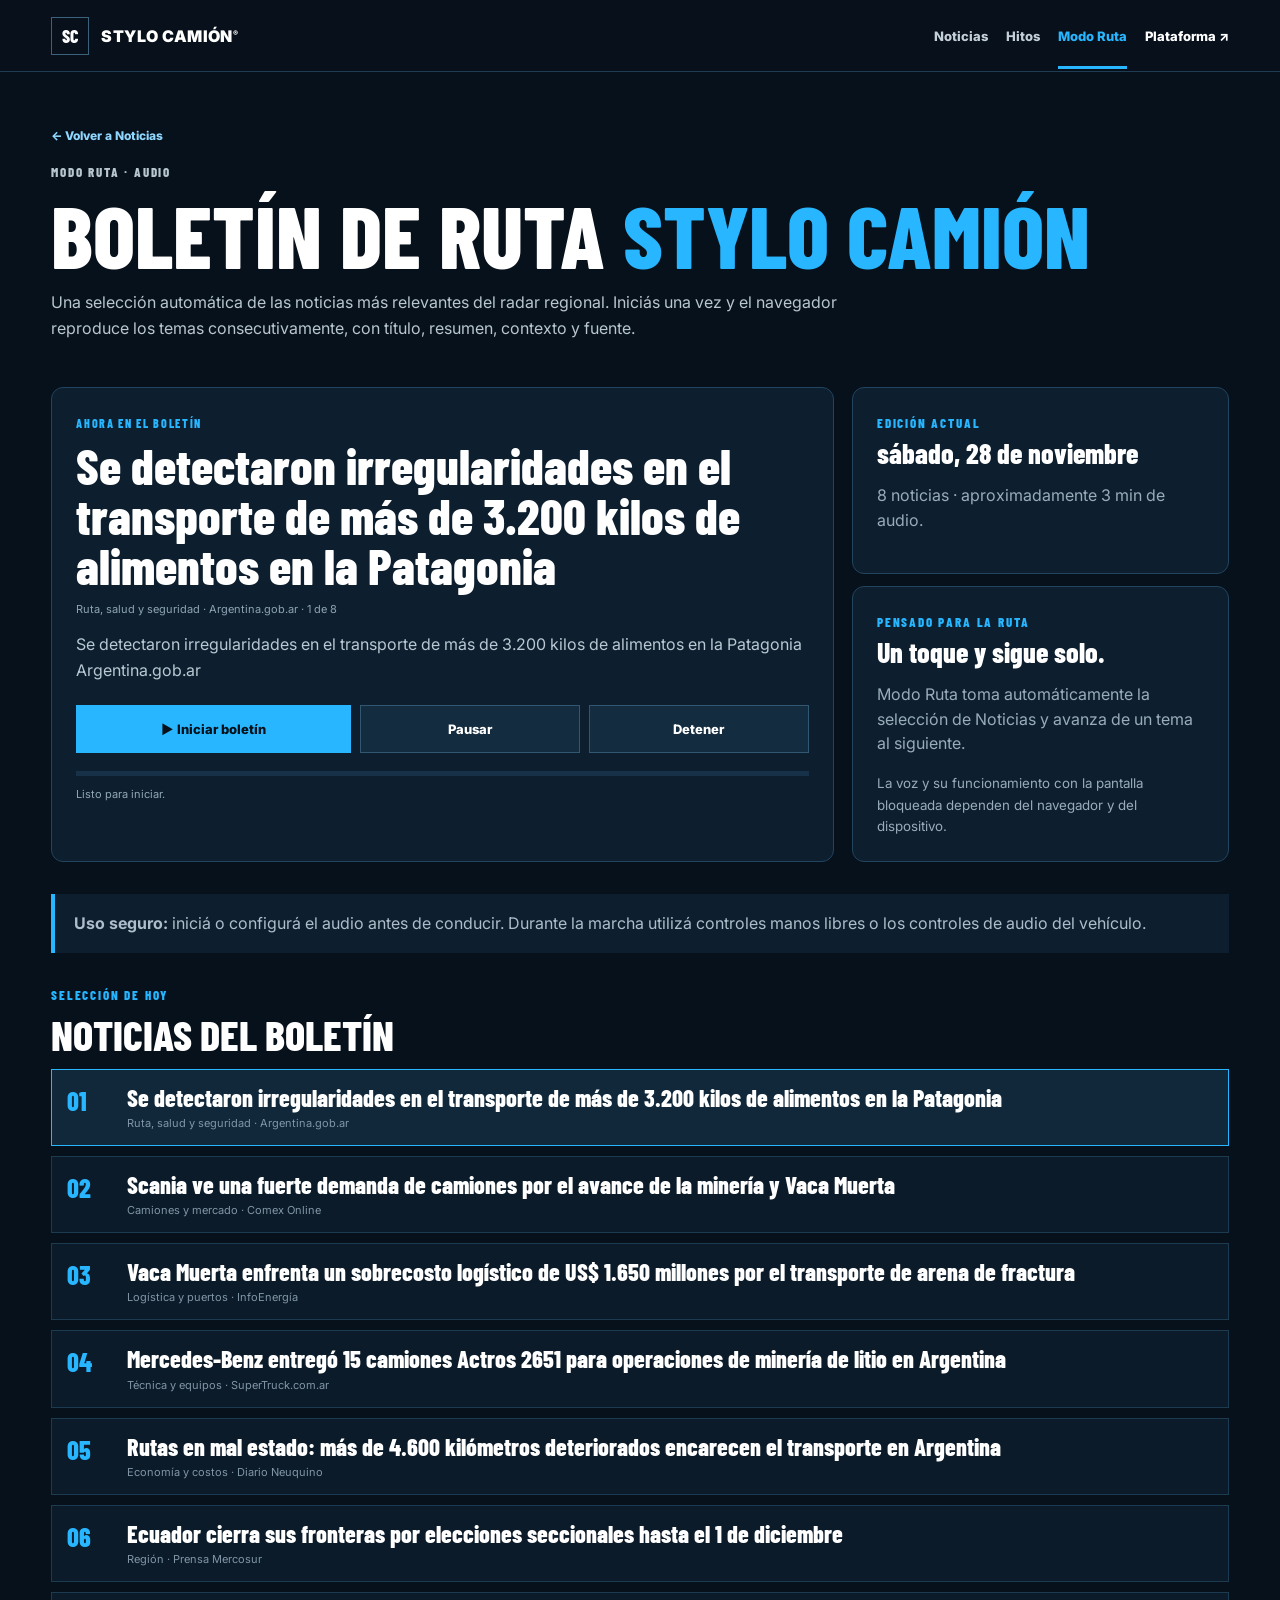
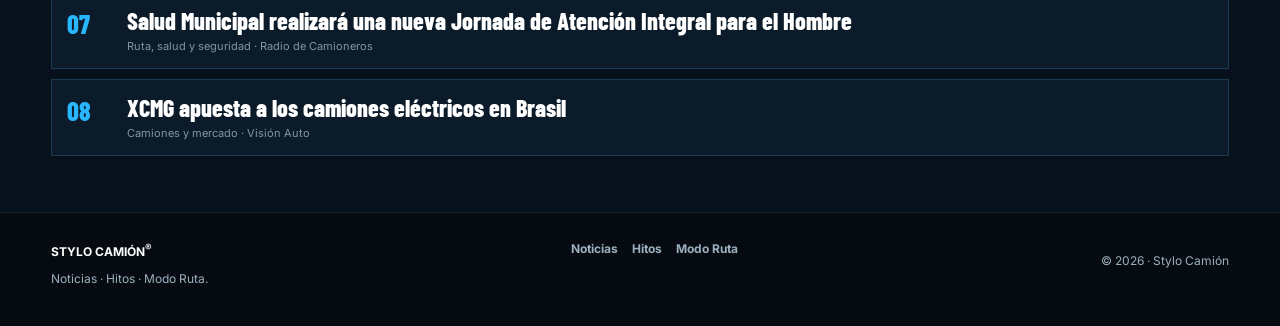
<file: boletin.html>
<!doctype html>
<html lang="es">
<head>
  <meta charset="utf-8">
  <meta name="viewport" content="width=device-width,initial-scale=1">
  <meta name="description" content="Modo Ruta de Stylo Camión Noticias: selección automática de noticias del transporte para escuchar en formato continuo.">
  <meta name="theme-color" content="#07111b">
  <title>Modo Ruta · Stylo Camión® Noticias</title>
  <link rel="preconnect" href="https://fonts.googleapis.com">
  <link rel="preconnect" href="https://fonts.gstatic.com" crossorigin>
  <link href="https://fonts.googleapis.com/css2?family=Barlow+Condensed:wght@600;700;800&family=Inter:wght@400;500;600;700&display=swap" rel="stylesheet">
  <link rel="stylesheet" href="styles.css">
  <link rel="stylesheet" href="polish.css">
</head>
<body class="route-page">
  <header class="topbar">
    <a class="brand" href="https://stylocamion.com/"><span class="brand-mark">SC</span><span>STYLO CAMIÓN<sup>®</sup></span></a>
    <nav class="menu" aria-label="Navegación de Noticias">
      <a href="index.html">Noticias</a>
      <a href="hitos.html">Hitos</a>
      <a href="boletin.html" class="active">Modo Ruta</a>
      <a class="menu-home" href="https://stylocamion.com/">Plataforma ↗</a>
    </nav>
  </header>

  <main>
    <section class="route-hero">
      <a class="back-link" href="index.html">← Volver a Noticias</a>
      <p class="eyebrow" style="margin-top:18px">MODO RUTA · AUDIO</p>
      <h1>Boletín de Ruta <span>Stylo Camión</span></h1>
      <p>Una selección automática de las noticias más relevantes del radar regional. Iniciás una vez y el navegador reproduce los temas consecutivamente, con título, resumen, contexto y fuente.</p>
    </section>

    <section class="route-player" aria-label="Reproductor de Modo Ruta">
      <div class="route-console">
        <span class="route-now-label">AHORA EN EL BOLETÍN</span>
        <h2 class="route-now" id="routeNow">Preparando selección…</h2>
        <div class="route-meta" id="routeMeta"></div>
        <p class="route-summary" id="routeSummary">Cargando la edición actual del radar regional.</p>
        <div class="route-controls">
          <button type="button" class="route-primary" id="routePlay">▶ Iniciar boletín</button>
          <button type="button" id="routePause">Pausar</button>
          <button type="button" id="routeStop">Detener</button>
        </div>
        <div class="route-progress" aria-hidden="true"><span id="routeProgress"></span></div>
        <div class="route-status" id="routeStatus" aria-live="polite">Listo para iniciar.</div>
      </div>

      <aside class="route-side">
        <section class="route-card">
          <span class="eyebrow">EDICIÓN ACTUAL</span>
          <strong id="routeEdition">Cargando…</strong>
          <p id="routeDuration">Calculando duración aproximada.</p>
        </section>
        <section class="route-card">
          <span class="eyebrow">PENSADO PARA LA RUTA</span>
          <strong>Un toque y sigue solo.</strong>
          <p>Modo Ruta toma automáticamente la selección de Noticias y avanza de un tema al siguiente.</p>
          <small>La voz y su funcionamiento con la pantalla bloqueada dependen del navegador y del dispositivo.</small>
        </section>
      </aside>
    </section>

    <section class="route-safety">
      <div class="route-safety-inner"><strong>Uso seguro:</strong> iniciá o configurá el audio antes de conducir. Durante la marcha utilizá controles manos libres o los controles de audio del vehículo.</div>
    </section>

    <section class="route-playlist">
      <p class="eyebrow">SELECCIÓN DE HOY</p>
      <h2>Noticias del boletín</h2>
      <div class="route-list" id="routeList"><div class="route-loading">Cargando selección…</div></div>
    </section>
  </main>

  <footer>
    <div><strong>STYLO CAMIÓN<sup>®</sup></strong><p>Noticias · Hitos · Modo Ruta.</p></div>
    <div class="footer-links"><a href="index.html">Noticias</a><a href="hitos.html">Hitos</a><a href="boletin.html">Modo Ruta</a></div>
    <p>© 2026 · Stylo Camión</p>
  </footer>
  <script src="boletin.js"></script>
</body>
</html>
</file>
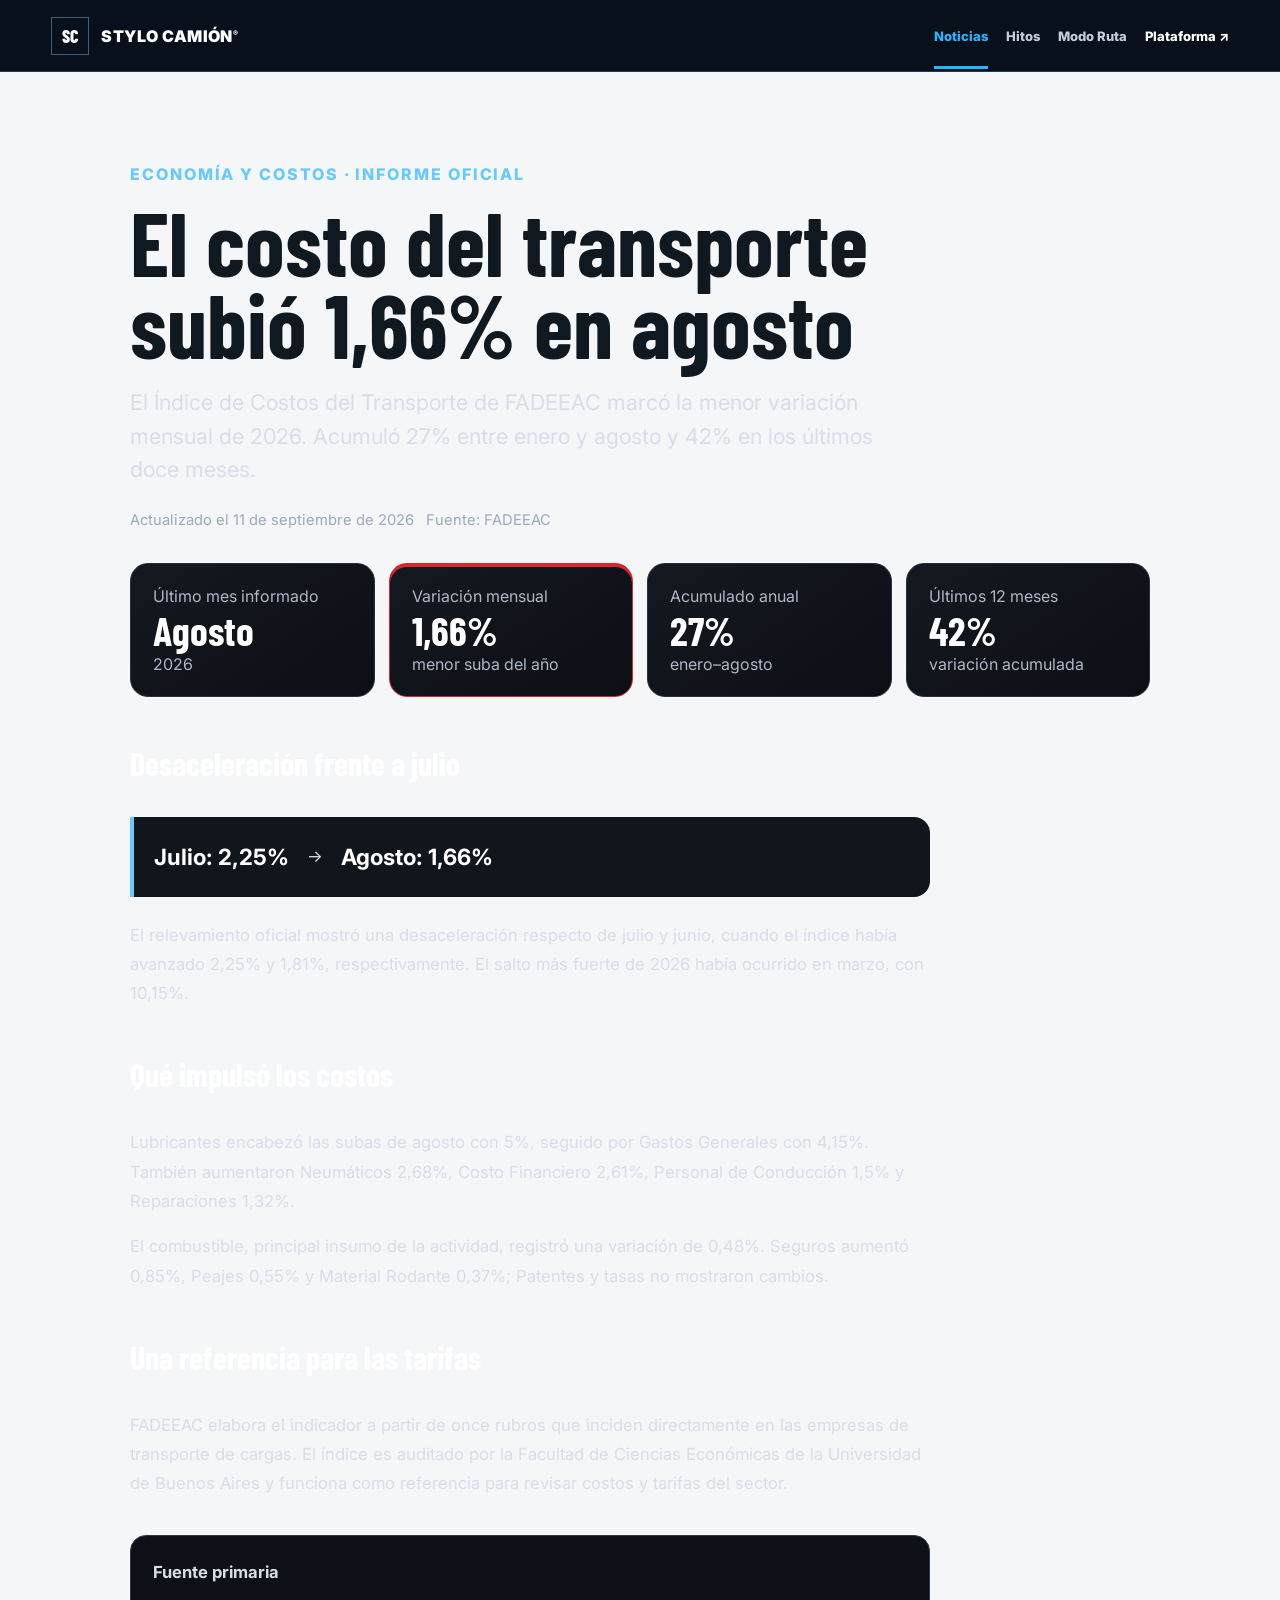
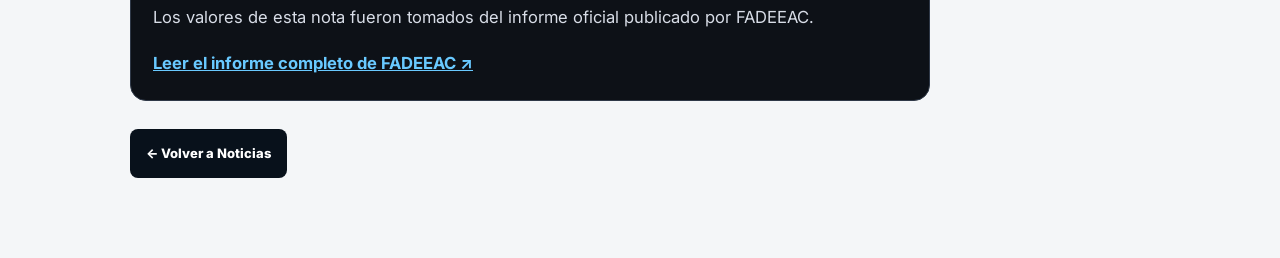
<file: indice-costos-transporte-agosto-2026.html>
<!doctype html>
<html lang="es">
<head>
  <meta charset="utf-8">
  <meta name="viewport" content="width=device-width, initial-scale=1">
  <meta name="description" content="Índice de Costos del Transporte de FADEEAC: agosto 2026, variación mensual, acumulada e interanual.">
  <title>Costos del transporte: agosto 2026 | Stylo Camión Noticias</title>
  <link rel="preconnect" href="https://fonts.googleapis.com">
  <link rel="preconnect" href="https://fonts.gstatic.com" crossorigin>
  <link href="https://fonts.googleapis.com/css2?family=Barlow+Condensed:wght@600;700;800&family=Inter:wght@400;500;600;700&display=swap" rel="stylesheet">
  <link rel="stylesheet" href="styles.css">
  <link rel="stylesheet" href="polish.css">
  <style>
    .article-shell{max-width:1060px;margin:0 auto;padding:clamp(28px,6vw,76px) 20px 80px}
    .article-kicker{color:#69c9ff;font-weight:800;letter-spacing:.12em;text-transform:uppercase}
    .article-shell h1{max-width:900px;font-family:"Barlow Condensed",sans-serif;font-size:clamp(2.6rem,7vw,5.8rem);line-height:.92;margin:.35rem 0 1.25rem}
    .article-lead{max-width:780px;font-size:clamp(1.05rem,2vw,1.35rem);line-height:1.55;color:#d8dde7}
    .article-meta{display:flex;gap:12px;flex-wrap:wrap;margin:24px 0 34px;color:#9da8b8;font-size:.92rem}
    .metric-grid{display:grid;grid-template-columns:repeat(4,minmax(0,1fr));gap:14px;margin:32px 0}
    .metric{background:linear-gradient(145deg,#141820,#0c0f14);border:1px solid #27303d;border-radius:18px;padding:22px}
    .metric strong{display:block;font-family:"Barlow Condensed",sans-serif;font-size:2.5rem;color:#fff}
    .metric span{color:#aeb8c7}
    .metric.primary{border-color:#e0242c;box-shadow:inset 0 3px 0 #e0242c}
    .article-body{max-width:800px;font-size:1.04rem;line-height:1.75;color:#d8dde7}
    .article-body h2{font-family:"Barlow Condensed",sans-serif;font-size:2rem;color:#fff;margin-top:38px}
    .comparison{display:flex;align-items:center;gap:18px;margin:24px 0;padding:20px;border-left:4px solid #69c9ff;background:#11161d;border-radius:0 16px 16px 0}
    .comparison strong{font-size:1.4rem;color:#fff}
    .source-box{margin-top:36px;padding:22px;border:1px solid #2f3948;border-radius:16px;background:#0d1117}
    .source-box a{color:#69c9ff;font-weight:700}
    .back{display:inline-flex;margin-top:28px}
    @media(max-width:760px){.metric-grid{grid-template-columns:repeat(2,minmax(0,1fr))}.article-shell h1{font-size:3.15rem}}
  </style>
</head>
<body>
  <header class="topbar">
    <a class="brand" href="https://stylocamion.com/" aria-label="Volver a Stylo Camión">
      <span class="brand-mark">SC</span><span>STYLO CAMIÓN<sup>®</sup></span>
    </a>
    <nav class="menu" aria-label="Navegación de Noticias">
      <a href="https://noticias.stylocamion.com/" class="active">Noticias</a>
      <a href="hitos.html">Hitos</a>
      <a href="boletin.html">Modo Ruta</a>
      <a class="menu-home" href="https://stylocamion.com/">Plataforma ↗</a>
    </nav>
  </header>
  <main class="article-shell">
    <p class="article-kicker">Economía y costos · Informe oficial</p>
    <h1>El costo del transporte subió 1,66% en agosto</h1>
    <p class="article-lead">El Índice de Costos del Transporte de FADEEAC marcó la menor variación mensual de 2026. Acumuló 27% entre enero y agosto y 42% en los últimos doce meses.</p>
    <div class="article-meta"><span>Actualizado el 11 de septiembre de 2026</span><span>Fuente: FADEEAC</span></div>
    <section class="metric-grid" aria-label="Indicadores principales">
      <div class="metric"><span>Último mes informado</span><strong>Agosto</strong><span>2026</span></div>
      <div class="metric primary"><span>Variación mensual</span><strong>1,66%</strong><span>menor suba del año</span></div>
      <div class="metric"><span>Acumulado anual</span><strong>27%</strong><span>enero–agosto</span></div>
      <div class="metric"><span>Últimos 12 meses</span><strong>42%</strong><span>variación acumulada</span></div>
    </section>
    <article class="article-body">
      <h2>Desaceleración frente a julio</h2>
      <div class="comparison"><strong>Julio: 2,25%</strong><span>→</span><strong>Agosto: 1,66%</strong></div>
      <p>El relevamiento oficial mostró una desaceleración respecto de julio y junio, cuando el índice había avanzado 2,25% y 1,81%, respectivamente. El salto más fuerte de 2026 había ocurrido en marzo, con 10,15%.</p>
      <h2>Qué impulsó los costos</h2>
      <p>Lubricantes encabezó las subas de agosto con 5%, seguido por Gastos Generales con 4,15%. También aumentaron Neumáticos 2,68%, Costo Financiero 2,61%, Personal de Conducción 1,5% y Reparaciones 1,32%.</p>
      <p>El combustible, principal insumo de la actividad, registró una variación de 0,48%. Seguros aumentó 0,85%, Peajes 0,55% y Material Rodante 0,37%; Patentes y tasas no mostraron cambios.</p>
      <h2>Una referencia para las tarifas</h2>
      <p>FADEEAC elabora el indicador a partir de once rubros que inciden directamente en las empresas de transporte de cargas. El índice es auditado por la Facultad de Ciencias Económicas de la Universidad de Buenos Aires y funciona como referencia para revisar costos y tarifas del sector.</p>
      <div class="source-box">
        <strong>Fuente primaria</strong>
        <p>Los valores de esta nota fueron tomados del informe oficial publicado por FADEEAC.</p>
        <a href="https://www.fadeeac.org.ar/2026/09/02/el-costo-del-transporte-de-cargas-subio-166-en-agosto-y-acumulo-27-en-ocho-meses/" target="_blank" rel="noopener">Leer el informe completo de FADEEAC ↗</a>
      </div>
      <a class="button back" href="https://noticias.stylocamion.com/">← Volver a Noticias</a>
    </article>
  </main>
</body>
</html>
</file>
<file: styles.css>
:root{--ink:#08111b;--ink2:#102b42;--blue:#27b6ff;--paper:#f4f6f8;--line:#dce4e9;--muted:#61727e;--white:#fff}*{box-sizing:border-box}html{scroll-behavior:smooth}body{margin:0;font-family:Inter,Arial,sans-serif;background:var(--paper);color:#101820}.preview-note{padding:9px 4vw;background:#fff3cd;color:#5d4a00;border-bottom:1px solid #e9d68b;font-size:11px;font-weight:800;letter-spacing:.02em}.topbar{min-height:72px;padding:0 4vw;background:var(--ink);color:#fff;display:flex;align-items:center;justify-content:space-between;gap:24px;position:sticky;top:0;z-index:20;border-bottom:1px solid #1f3c52}.brand{display:flex;align-items:center;gap:12px;color:#fff;text-decoration:none;font-weight:900;letter-spacing:.03em;white-space:nowrap}.brand-mark{display:grid;place-items:center;width:38px;height:38px;border:1px solid #3b617b;font:800 18px 'Barlow Condensed',Arial}.brand sup{font-size:.48em}.menu{display:flex;gap:18px;align-items:center;white-space:nowrap}.menu a{color:#c4d0d9;text-decoration:none;font-size:13px;font-weight:800;padding:26px 0 22px;border-bottom:3px solid transparent}.menu a.active,.menu a:hover{color:var(--blue);border-bottom-color:var(--blue)}.menu .menu-home{color:#fff}.hero{padding:64px 4vw 48px;background:linear-gradient(135deg,var(--ink),var(--ink2));color:#fff;display:grid;grid-template-columns:minmax(0,1.4fr) minmax(280px,.6fr);gap:30px}.eyebrow{margin:0 0 10px;color:var(--blue);font:800 13px 'Barlow Condensed',Arial;letter-spacing:.14em}.hero h1,.milestone-hero h1{margin:0;font:800 clamp(50px,7vw,86px)/.92 'Barlow Condensed',Arial;text-transform:uppercase;max-width:1000px}.hero h1 span,.milestone-hero h1 span{color:var(--blue)}.hero .deck,.milestone-hero .deck{font-size:17px;line-height:1.65;color:#bdcad4;max-width:850px}.status{align-self:end;padding:22px;border:1px solid #31536d;background:#0b1b28}.status small{display:block;color:#8ca2b3;font-size:10px;font-weight:800;letter-spacing:.12em}.status strong{display:block;margin-top:8px;color:#fff;line-height:1.4}.status span{display:block;margin-top:9px;color:#95a9b7;font-size:12px;line-height:1.5}.trust{display:grid;grid-template-columns:repeat(4,1fr);background:#fff;border-bottom:1px solid var(--line)}.trust span{padding:16px 4vw;border-right:1px solid var(--line);font-size:12px}.trust b{color:var(--blue);margin-right:6px}.section{margin:28px 4vw}.section-head{display:flex;justify-content:space-between;gap:24px;align-items:end;margin-bottom:17px}.section-title{font:800 clamp(34px,4vw,52px)/.98 'Barlow Condensed',Arial;text-transform:uppercase;margin:0}.section-note{font-size:10px;font-weight:800;letter-spacing:.12em;color:#7a8a95;border:1px solid var(--line);padding:8px 10px;background:#fff}.radar-grid{display:grid;grid-template-columns:1.35fr 1fr 1fr;gap:14px}.radar-card{background:#fff;border:1px solid var(--line);padding:24px;min-height:250px;display:flex;flex-direction:column;text-decoration:none;color:inherit}.lead-card{background:linear-gradient(155deg,#0a1620,#102b42);color:#fff;border-color:#24445c}.radar-meta{display:flex;justify-content:space-between;gap:12px;font-size:10px;font-weight:800;letter-spacing:.08em;color:#7d8e99}.lead-card .radar-meta{color:#8ab7d1}.radar-card h3{font:800 clamp(30px,3.2vw,44px)/.98 'Barlow Condensed',Arial;margin:16px 0 12px}.radar-card p{margin:auto 0 0;color:var(--muted);font-size:13px;line-height:1.6}.radar-card small{margin-top:16px;color:#83929c;font-size:10px;font-weight:700}.lead-card p{color:#adc0cd}.route{padding:30px;background:linear-gradient(135deg,#07111b,#12344e);color:#fff;display:grid;grid-template-columns:1.4fr .6fr;gap:24px;align-items:center}.route h2{font:800 clamp(34px,4vw,52px)/.98 'Barlow Condensed',Arial;text-transform:uppercase;margin:0}.route p{color:#b9c8d3;line-height:1.6}.route-action{display:flex;flex-direction:column;gap:10px}.route-action small{color:#8ea4b4;font-size:11px;line-height:1.45}.button{display:inline-block;padding:13px 16px;background:var(--ink);color:#fff;text-decoration:none;font-weight:800;font-size:13px}.button.blue{background:var(--blue);color:#06111a}.button.secondary{background:#fff;color:var(--ink);border:1px solid #cbd6de}.tools{display:grid;grid-template-columns:repeat(3,1fr);gap:12px}.tool{background:#fff;border:1px solid var(--line);padding:21px;text-decoration:none;color:inherit;transition:transform .15s ease,border-color .15s ease}.tool:hover{transform:translateY(-2px);border-color:#9dcde6}.tool small{color:#7a8c98;font-weight:800}.tool strong{display:block;font:800 28px 'Barlow Condensed',Arial;margin:8px 0}.tool p{color:var(--muted);line-height:1.5;font-size:13px}.tool>span{display:block;margin-top:18px;color:#0b76ad;font-size:12px;font-weight:800}.interview{display:grid;grid-template-columns:1fr 1fr;background:#fff;border:1px solid var(--line);overflow:hidden}.interview-media{display:block;min-height:340px}.interview img{width:100%;height:100%;min-height:340px;object-fit:cover;display:block}.copy{padding:30px}.copy h2{font:800 clamp(36px,4vw,54px)/.98 'Barlow Condensed',Arial;margin:0 0 14px}.copy p{color:#52636f;line-height:1.65}.promo{display:grid;grid-template-columns:1fr auto;gap:22px;align-items:center;padding:26px;background:#fff;border:1px solid var(--line);border-left:4px solid var(--blue)}.promo h2{font:800 clamp(30px,3vw,44px)/1 'Barlow Condensed',Arial;margin:0}.promo p:not(.eyebrow){color:#60717d}.sponsors{margin-top:34px;margin-bottom:0;padding:28px;background:#eef2f5;border-top:1px solid var(--line)}.sponsors-head{display:flex;justify-content:space-between;gap:20px;align-items:end;margin-bottom:18px}.sponsors-head h2{margin:0;font:800 clamp(32px,3vw,44px)/1 'Barlow Condensed',Arial;text-transform:uppercase}.sponsors-head>span{font-size:11px;color:#74848f}.sponsors-grid{display:grid;grid-template-columns:1.2fr 1.2fr 1fr;gap:12px}.sponsor-card{background:#fff;border:1px solid #d5dee4;padding:20px;text-decoration:none;color:#111820;min-height:128px;display:flex;flex-direction:column;justify-content:center;transition:transform .15s ease,border-color .15s ease}.sponsor-card:hover{transform:translateY(-2px);border-color:#9ecde6}.sponsor-card small{font-size:9px;font-weight:800;letter-spacing:.12em;color:#81909a}.sponsor-card strong{font:800 30px/1 'Barlow Condensed',Arial;margin:8px 0}.sponsor-card span{font-size:11px;color:#60717d}.sponsor-main{border-top:3px solid var(--blue)}.milestone-hero{padding:64px 4vw 46px;background:linear-gradient(135deg,var(--ink),var(--ink2));color:#fff}.history{padding:26px 4vw;display:grid;gap:18px}.history-card{display:grid;grid-template-columns:minmax(280px,.75fr) minmax(0,1.25fr);background:#fff;border:1px solid var(--line);overflow:hidden}.history-visual{min-height:300px;display:flex;flex-direction:column;justify-content:center;align-items:flex-start;padding:36px;background:linear-gradient(135deg,#0a1521,#173650);color:#fff;text-decoration:none}.history-visual span{font:800 clamp(40px,6vw,76px)/.9 'Barlow Condensed',Arial}.history-visual strong{font:800 clamp(58px,8vw,104px)/.8 'Barlow Condensed',Arial;color:var(--blue)}.history-visual small{margin-top:14px;letter-spacing:.14em}.history-visual.photo{padding:0}.history-visual.photo img{width:100%;height:100%;min-height:300px;object-fit:cover}.history-copy{padding:30px}.date{font:800 13px 'Barlow Condensed',Arial;letter-spacing:.14em;color:#6f818d}.history-copy h2{font:800 clamp(36px,4vw,54px)/.98 'Barlow Condensed',Arial;margin:8px 0 14px}.history-copy p{color:#52636f;line-height:1.65}.history-links{display:flex;gap:10px;flex-wrap:wrap;margin-top:18px}.closing{margin:0 4vw 44px;padding:30px;background:var(--ink);color:#fff}.closing h2{font:800 clamp(38px,4vw,58px)/.95 'Barlow Condensed',Arial;text-transform:uppercase;margin:0}.closing p{color:#afbdc8;line-height:1.6;max-width:900px}.route-page{background:#07111b;color:#fff;min-height:100vh}.route-hero{padding:52px 4vw 30px;max-width:1300px;margin:0 auto}.route-hero h1{font:800 clamp(52px,8vw,88px)/.9 'Barlow Condensed',Arial;text-transform:uppercase;margin:12px 0}.route-hero h1 span{color:var(--blue)}.route-hero p{color:#b8c6d0;line-height:1.6;max-width:850px}.back-link{color:#8fd7ff;text-decoration:none;font-size:12px;font-weight:800}.route-player{max-width:1300px;margin:0 auto;padding:0 4vw 32px;display:grid;grid-template-columns:minmax(0,1.35fr) minmax(280px,.65fr);gap:18px}.route-console,.route-card{background:#0d1f2e;border:1px solid #21445f;padding:24px}.route-now-label{color:var(--blue);font:800 12px 'Barlow Condensed',Arial;letter-spacing:.14em}.route-now{font:800 clamp(34px,4vw,50px)/1 'Barlow Condensed',Arial;margin:8px 0 12px}.route-summary{color:#b9c8d3;line-height:1.6}.route-meta{display:flex;gap:10px;flex-wrap:wrap;color:#8da4b4;font-size:11px}.route-controls{display:grid;grid-template-columns:1.25fr 1fr 1fr;gap:9px;margin-top:22px}.route-controls button{border:1px solid #315773;background:#142c3f;color:#fff;padding:15px 13px;font:800 13px Inter;cursor:pointer}.route-controls .route-primary{background:var(--blue);color:#06111a;border-color:var(--blue)}.route-controls button:disabled{opacity:.45;cursor:not-allowed}.route-progress{height:5px;background:#173248;margin-top:18px;overflow:hidden}.route-progress span{display:block;height:100%;width:0;background:var(--blue);transition:width .25s}.route-status{margin-top:11px;color:#91a7b6;font-size:11px}.route-side{display:grid;gap:12px}.route-card strong{display:block;font:800 28px/1 'Barlow Condensed',Arial;margin:7px 0}.route-card p,.route-card small{color:#98acba;line-height:1.55}.route-safety{max-width:1300px;margin:0 auto 34px;padding:0 4vw}.route-safety-inner{border-left:4px solid var(--blue);background:#0d1f2e;padding:17px 19px;color:#aebdca;line-height:1.55}.route-playlist{max-width:1300px;margin:0 auto;padding:0 4vw 56px}.route-playlist h2{font:800 42px/1 'Barlow Condensed',Arial;text-transform:uppercase;margin:0 0 14px}.route-list{display:grid;gap:10px}.route-item{display:grid;grid-template-columns:46px minmax(0,1fr);gap:14px;background:#0b1b29;border:1px solid #1c3a50;padding:15px}.route-item.active{border-color:var(--blue);background:#10283a}.route-number{font:800 26px 'Barlow Condensed',Arial;color:var(--blue)}.route-item h3{font:800 24px/1.05 'Barlow Condensed',Arial;margin:0}.route-item .meta{margin-top:6px;color:#8096a7;font-size:11px}footer{padding:28px 4vw;background:#050b11;color:#9db0be;display:flex;justify-content:space-between;align-items:flex-start;gap:20px;font-size:12px}footer strong{color:#fff}.footer-links{display:flex;gap:14px}.footer-links a{color:#9db0be;text-decoration:none;font-weight:700}.footer-links a:hover{color:var(--blue)}@media(max-width:900px){.hero,.route,.interview,.history-card,.route-player{grid-template-columns:1fr}.radar-grid{grid-template-columns:1fr 1fr}.lead-card{grid-column:1/-1}.trust{grid-template-columns:1fr 1fr}.tools{grid-template-columns:1fr}.promo{grid-template-columns:1fr}.sponsors-grid{grid-template-columns:1fr 1fr}.sponsors-head{align-items:flex-start;flex-direction:column}.history-visual{min-height:220px}.interview img{min-height:260px}.topbar{align-items:flex-start;flex-direction:column;padding-top:14px;padding-bottom:0;gap:8px}.menu{width:100%;overflow-x:auto;gap:18px;-webkit-overflow-scrolling:touch}.menu a{padding:12px 0 13px}.section-head{align-items:flex-start;flex-direction:column;gap:10px}}@media(max-width:600px){.hero,.milestone-hero{padding-top:40px}.hero h1,.milestone-hero h1{font-size:51px}.hero .deck{font-size:15px}.trust{grid-template-columns:1fr}.trust span{padding:13px 4vw}.section{margin-top:18px}.radar-grid{grid-template-columns:1fr}.lead-card{grid-column:auto}.radar-card{min-height:0}.copy,.history-copy{padding:22px}.history-links{flex-direction:column}.button{text-align:center}.route-controls{grid-template-columns:1fr}.route-action .button{width:100%}.sponsors-grid{grid-template-columns:1fr}.sponsor-card{min-height:108px}footer{flex-direction:column}.footer-links{flex-wrap:wrap}.preview-note{font-size:10px}}
</file>
<file: polish.css>
/* Pulido visual final · Stylo Camión Noticias */
a:focus-visible,button:focus-visible{outline:3px solid #27b6ff;outline-offset:3px}
.radar-card,.tool,.interview,.promo,.route,.status,.sponsor-card,.history-card,.route-console,.route-card{border-radius:12px}
.radar-card,.tool,.promo,.sponsor-card,.history-card{box-shadow:0 8px 24px rgba(8,17,27,.045)}
.radar-card,.tool,.sponsor-card{transition:transform .18s ease,border-color .18s ease,box-shadow .18s ease}
.radar-card:hover,.tool:hover,.sponsor-card:hover{transform:translateY(-3px);box-shadow:0 14px 32px rgba(8,17,27,.09)}
.button{border-radius:8px;transition:transform .16s ease,filter .16s ease}
.button:hover{transform:translateY(-1px);filter:brightness(1.04)}
.section-note{border-radius:999px}
.status{box-shadow:inset 0 0 0 1px rgba(255,255,255,.015)}
.interview,.history-card{isolation:isolate}
.interview-media img{transition:transform .45s ease}.interview-media:hover img{transform:scale(1.015)}
.sponsors{border-radius:16px 16px 0 0;padding:30px;background:linear-gradient(180deg,#eef2f5 0%,#e9eef2 100%)}
.sponsors-head{padding-bottom:4px}.sponsors-head>span{max-width:320px;text-align:right;line-height:1.45}
.sponsors-grid{gap:14px;align-items:stretch}
.sponsor-card{padding:0;min-height:190px;overflow:hidden;background:#fff;justify-content:space-between;border-top:1px solid #d5dee4}
.sponsor-card.sponsor-main{border-top:3px solid #27b6ff}
.sponsor-logo-wrap{height:132px;display:flex;align-items:center;justify-content:center;padding:20px 24px;background:#fff}
.sponsor-logo-wrap img{display:block;width:100%;height:100%;object-fit:contain;max-width:520px}
.sponsor-copy{border-top:1px solid #edf1f4;padding:14px 18px 15px;display:flex;align-items:center;justify-content:space-between;gap:14px;background:#fbfcfd}
.sponsor-copy small{font-size:9px;font-weight:800;letter-spacing:.12em;color:#81909a;white-space:nowrap}
.sponsor-copy span{font-size:11px;color:#60717d;text-align:right}.sponsor-copy b{color:#0b76ad}
footer{border-top:1px solid #132330}
@media(max-width:900px){.sponsors-head>span{text-align:left}.sponsor-logo-wrap{height:125px}.sponsor-copy{align-items:flex-start;flex-direction:column;gap:6px}.sponsor-copy span{text-align:left}}
@media(max-width:600px){.radar-card,.tool,.interview,.promo,.route,.status,.sponsor-card,.history-card,.route-console,.route-card{border-radius:10px}.sponsors{padding:22px 16px}.sponsor-card{min-height:164px}.sponsor-logo-wrap{height:112px;padding:16px 18px}.sponsor-copy{padding:12px 14px}.sponsors-head h2{font-size:36px}}
@media(prefers-reduced-motion:reduce){*{scroll-behavior:auto!important;transition:none!important}.interview-media:hover img{transform:none}}
</file>
